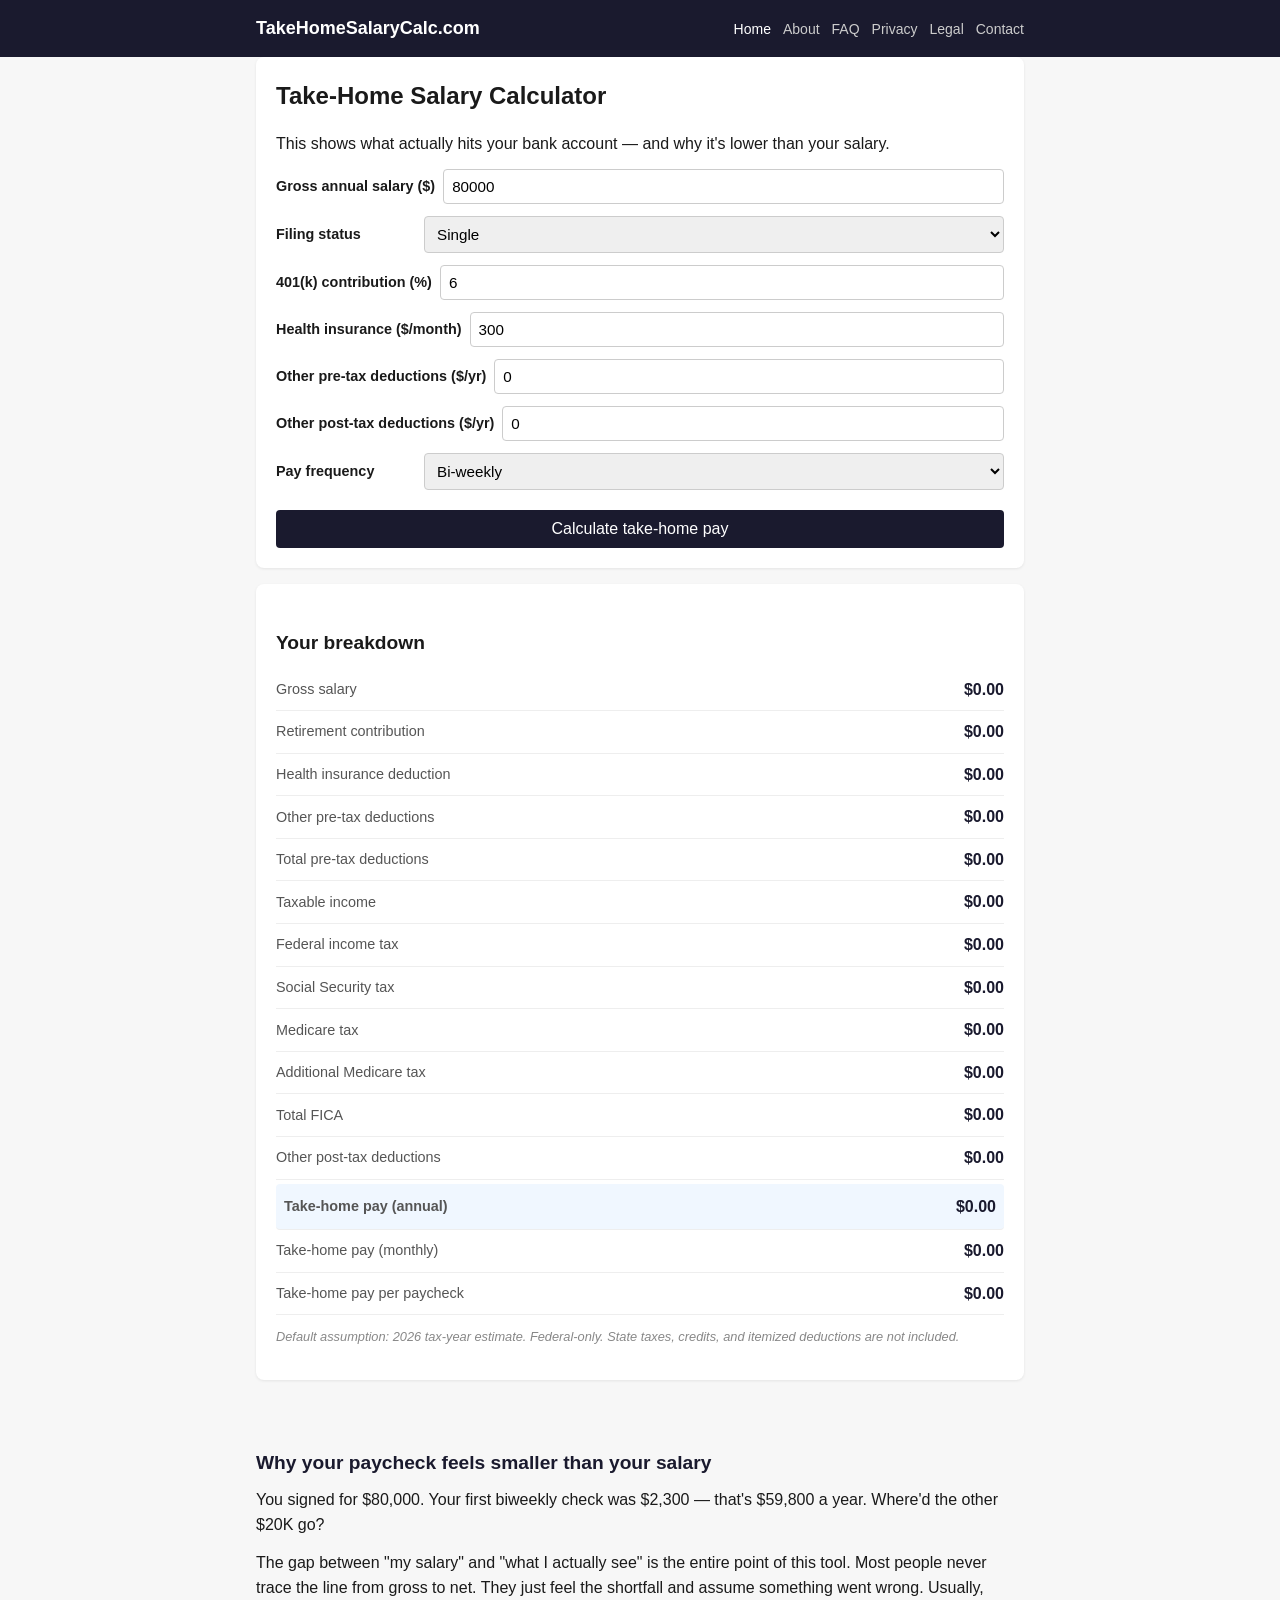
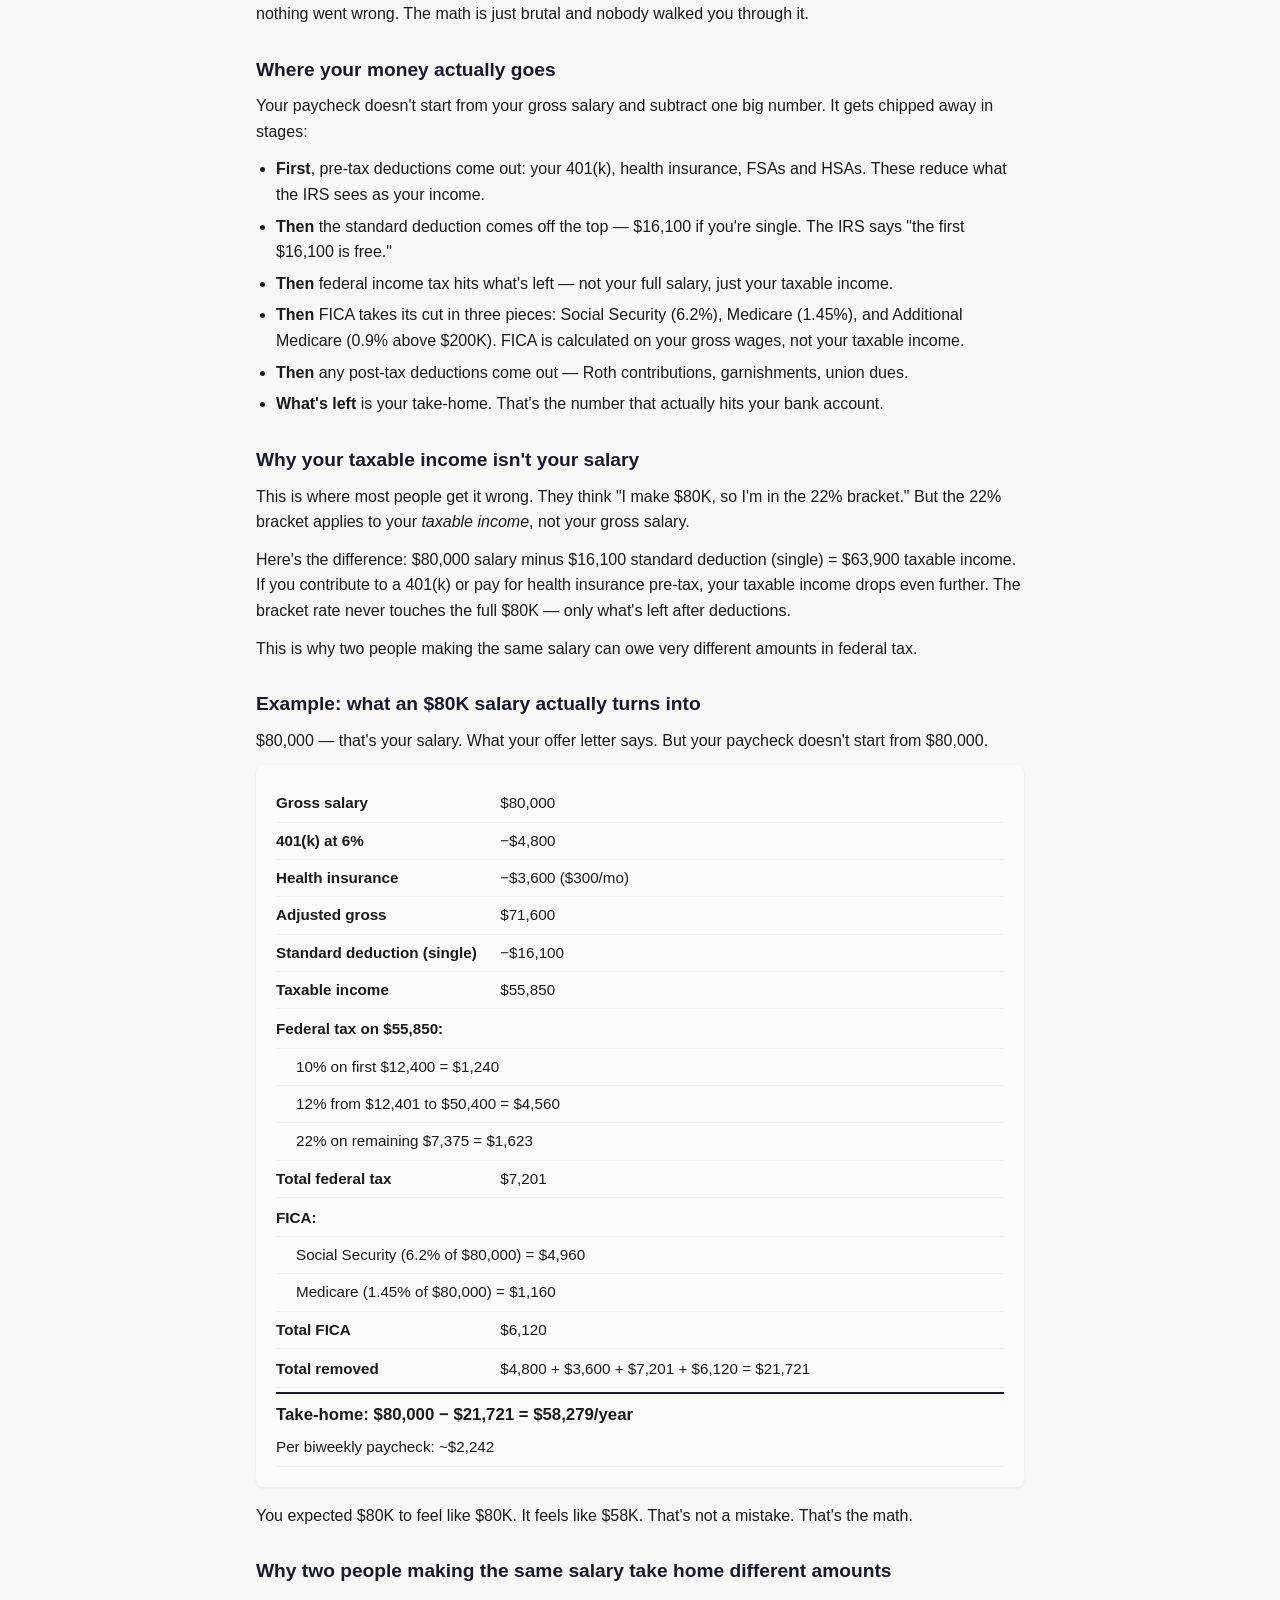
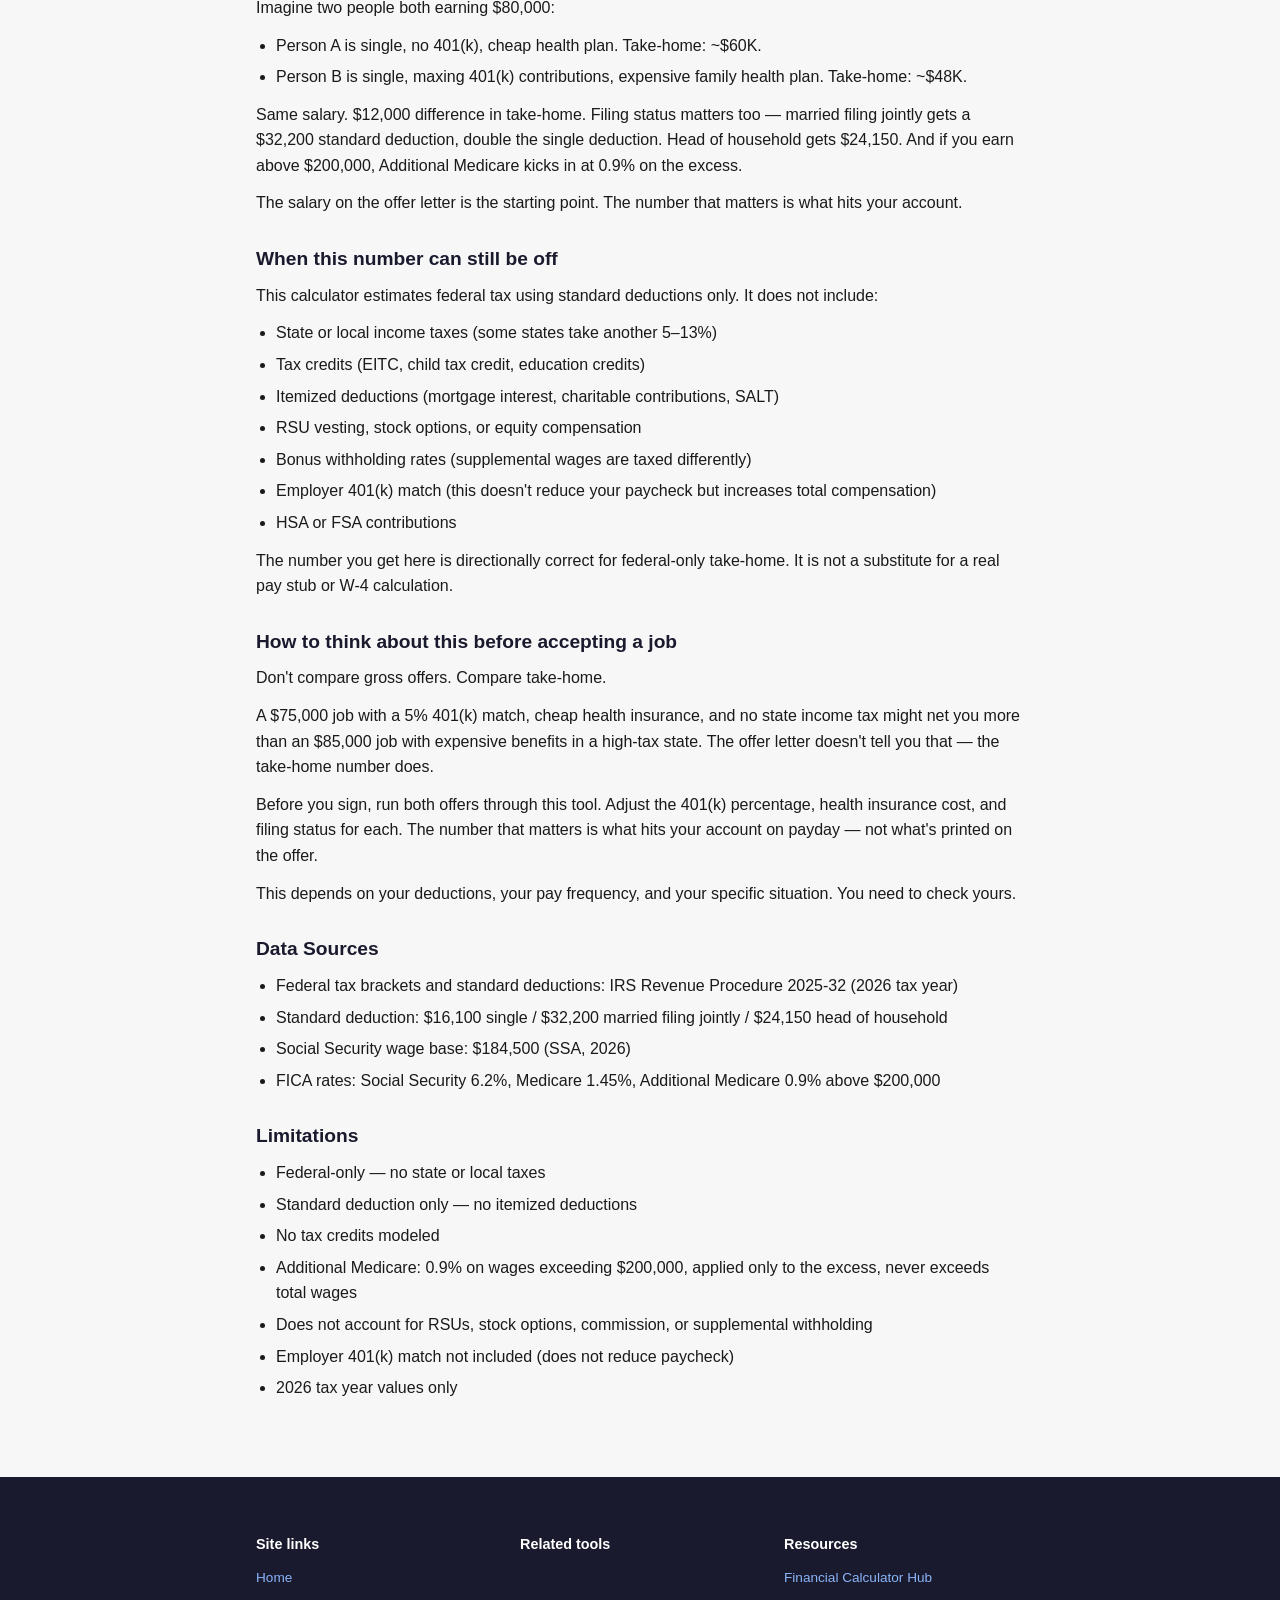
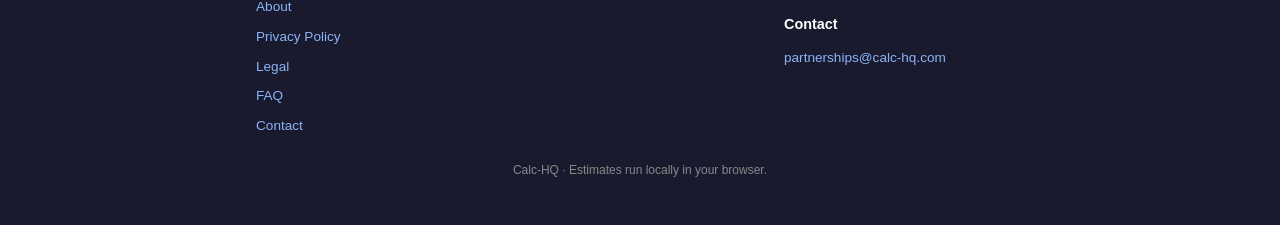
<file: index.html>
<!doctype html>
<html lang="en">
<head>
  <meta charset="utf-8">
  <meta name="viewport" content="width=device-width,initial-scale=1">
  <title>Take-Home Salary Calculator | TakeHomeSalaryCalc.com</title>
  <meta name="description" content="See what actually hits your bank account after federal taxes, FICA, and deductions — and why your paycheck is lower than your salary.">
  <link rel="canonical" href="https://takehomesalarycalc.com/">
  <meta name="robots" content="index,follow">
  <meta name="google-adsense-account" content="ca-pub-7744853829365165">
  <meta property="og:title" content="Take-Home Salary Calculator | TakeHomeSalaryCalc.com">
  <meta property="og:description" content="See what actually hits your bank account after federal taxes, FICA, and deductions.">
  <meta property="og:type" content="website">
  <meta property="og:url" content="https://takehomesalarycalc.com/">
  <meta name="twitter:card" content="summary_large_image">
  <link rel="icon" href="/assets/favicon.svg" type="image/svg+xml">
  <script async src="https://pagead2.googlesyndication.com/pagead/js/adsbygoogle.js?client=ca-pub-7744853829365165" crossorigin="anonymous"></script>
  <link rel="stylesheet" href="styles.css?v=takehome-0502">
<script type="application/ld+json">
{
  "@context":"https://schema.org",
  "@type":"WebApplication",
  "name":"Take-Home Salary Calculator",
  "url":"https://takehomesalarycalc.com/",
  "applicationCategory":"FinanceApplication",
  "operatingSystem":"All",
  "offers":{"@type":"Offer","price":"0","priceCurrency":"USD"},
  "description":"Estimate take-home salary after federal taxes, FICA, and deductions."
}
</script>
</head>
<body>
<header class="site-header">
  <div class="container header-inner">
    <a class="brand" href="/">TakeHomeSalaryCalc.com</a>
    <div data-site-header-nav></div>
  </div>
</header>

<main class="container">
  <div class="adsense-unit" data-active="false" aria-label="Ad slot (inactive)"></div>

  <section class="section-card">
    <h1>Take-Home Salary Calculator</h1>
    <p>This shows what actually hits your bank account — and why it's lower than your salary.</p>
    <form id="salaryForm" class="calc-form">
      <div class="form-row"><label for="grossSalary">Gross annual salary ($)</label><input id="grossSalary" type="number" min="0" step="1000" value="80000" required></div>
      <div class="form-row"><label for="filingStatus">Filing status</label><select id="filingStatus"><option value="single">Single</option><option value="married">Married filing jointly</option><option value="hoh">Head of household</option></select></div>
      <div class="form-row"><label for="retirementPct">401(k) contribution (%)</label><input id="retirementPct" type="number" min="0" max="100" step="0.5" value="6"></div>
      <div class="form-row"><label for="monthlyHealth">Health insurance ($/month)</label><input id="monthlyHealth" type="number" min="0" step="50" value="300"></div>
      <div class="form-row"><label for="otherPretax">Other pre-tax deductions ($/yr)</label><input id="otherPretax" type="number" min="0" step="100" value="0"></div>
      <div class="form-row"><label for="otherPosttax">Other post-tax deductions ($/yr)</label><input id="otherPosttax" type="number" min="0" step="100" value="0"></div>
      <div class="form-row"><label for="payFrequency">Pay frequency</label><select id="payFrequency"><option value="biweekly">Bi-weekly</option><option value="semimonthly">Semi-monthly</option><option value="monthly">Monthly</option><option value="weekly">Weekly</option></select></div>
      <button type="submit">Calculate take-home pay</button>
    </form>
  </section>

  <section class="section-card">
    <h2>Your breakdown</h2>
    <div class="result-box"><span class="result-label">Gross salary</span><span id="grossSalary" class="result-value">$0.00</span></div>
    <div class="result-box"><span class="result-label">Retirement contribution</span><span id="retirementContribution" class="result-value">$0.00</span></div>
    <div class="result-box"><span class="result-label">Health insurance deduction</span><span id="healthInsurance" class="result-value">$0.00</span></div>
    <div class="result-box"><span class="result-label">Other pre-tax deductions</span><span id="otherPretax" class="result-value">$0.00</span></div>
    <div class="result-box"><span class="result-label">Total pre-tax deductions</span><span id="totalPretax" class="result-value">$0.00</span></div>
    <div class="result-box"><span class="result-label">Taxable income</span><span id="taxableIncome" class="result-value">$0.00</span></div>
    <div class="result-box"><span class="result-label">Federal income tax</span><span id="federalTax" class="result-value">$0.00</span></div>
    <div class="result-box"><span class="result-label">Social Security tax</span><span id="socialSecurityTax" class="result-value">$0.00</span></div>
    <div class="result-box"><span class="result-label">Medicare tax</span><span id="medicareTax" class="result-value">$0.00</span></div>
    <div class="result-box"><span class="result-label">Additional Medicare tax</span><span id="additionalMedicareTax" class="result-value">$0.00</span></div>
    <div class="result-box"><span class="result-label">Total FICA</span><span id="totalFica" class="result-value">$0.00</span></div>
    <div class="result-box"><span class="result-label">Other post-tax deductions</span><span id="otherPosttax" class="result-value">$0.00</span></div>
    <div class="result-box highlight"><span class="result-label"><strong>Take-home pay (annual)</strong></span><span id="netAnnual" class="result-value">$0.00</span></div>
    <div class="result-box"><span class="result-label">Take-home pay (monthly)</span><span id="netMonthly" class="result-value">$0.00</span></div>
    <div class="result-box"><span id="perPaycheckLabel" class="result-label">Take-home pay per paycheck</span><span id="netPerPaycheck" class="result-value">$0.00</span></div>
    <p class="notice">Default assumption: <span id="exampleTaxYear">2026 tax-year estimate</span>. Federal-only. State taxes, credits, and itemized deductions are not included.</p>
  </section>

  <div class="adsense-unit" data-active="false" aria-label="Ad slot (inactive)"></div>

  <section class="page-copy">

    <h2>Why your paycheck feels smaller than your salary</h2>
    <p>You signed for $80,000. Your first biweekly check was $2,300 — that's $59,800 a year. Where'd the other $20K go?</p>
    <p>The gap between "my salary" and "what I actually see" is the entire point of this tool. Most people never trace the line from gross to net. They just feel the shortfall and assume something went wrong. Usually, nothing went wrong. The math is just brutal and nobody walked you through it.</p>

    <h2>Where your money actually goes</h2>
    <p>Your paycheck doesn't start from your gross salary and subtract one big number. It gets chipped away in stages:</p>
    <ul>
      <li><strong>First</strong>, pre-tax deductions come out: your 401(k), health insurance, FSAs and HSAs. These reduce what the IRS sees as your income.</li>
      <li><strong>Then</strong> the standard deduction comes off the top — $16,100 if you're single. The IRS says "the first $16,100 is free."</li>
      <li><strong>Then</strong> federal income tax hits what's left — not your full salary, just your taxable income.</li>
      <li><strong>Then</strong> FICA takes its cut in three pieces: Social Security (6.2%), Medicare (1.45%), and Additional Medicare (0.9% above $200K). FICA is calculated on your gross wages, not your taxable income.</li>
      <li><strong>Then</strong> any post-tax deductions come out — Roth contributions, garnishments, union dues.</li>
      <li><strong>What's left</strong> is your take-home. That's the number that actually hits your bank account.</li>
    </ul>

    <h2>Why your taxable income isn't your salary</h2>
    <p>This is where most people get it wrong. They think "I make $80K, so I'm in the 22% bracket." But the 22% bracket applies to your <em>taxable income</em>, not your gross salary.</p>
    <p>Here's the difference: $80,000 salary minus $16,100 standard deduction (single) = $63,900 taxable income. If you contribute to a 401(k) or pay for health insurance pre-tax, your taxable income drops even further. The bracket rate never touches the full $80K — only what's left after deductions.</p>
    <p>This is why two people making the same salary can owe very different amounts in federal tax.</p>

    <h2>Example: what an $80K salary actually turns into</h2>
    <p>$80,000 — that's your salary. What your offer letter says. But your paycheck doesn't start from $80,000.</p>

    <div class="section-card" style="background:#fafafa">
      <div class="breakdown-line"><strong>Gross salary</strong> $80,000</div>
      <div class="breakdown-line"><strong>401(k) at 6%</strong> −$4,800</div>
      <div class="breakdown-line"><strong>Health insurance</strong> −$3,600 ($300/mo)</div>
      <div class="breakdown-line"><strong>Adjusted gross</strong> $71,600</div>
      <div class="breakdown-line"><strong>Standard deduction (single)</strong> −$16,100</div>
      <div class="breakdown-line"><strong>Taxable income</strong> $55,850</div>
      <div class="breakdown-line" style="padding-top:8px"><strong>Federal tax on $55,850:</strong></div>
      <div class="breakdown-line" style="padding-left:20px">10% on first $12,400 = $1,240</div>
      <div class="breakdown-line" style="padding-left:20px">12% from $12,401 to $50,400 = $4,560</div>
      <div class="breakdown-line" style="padding-left:20px">22% on remaining $7,375 = $1,623</div>
      <div class="breakdown-line"><strong>Total federal tax</strong> $7,201</div>
      <div class="breakdown-line" style="padding-top:8px"><strong>FICA:</strong></div>
      <div class="breakdown-line" style="padding-left:20px">Social Security (6.2% of $80,000) = $4,960</div>
      <div class="breakdown-line" style="padding-left:20px">Medicare (1.45% of $80,000) = $1,160</div>
      <div class="breakdown-line"><strong>Total FICA</strong> $6,120</div>
      <div class="breakdown-line" style="padding-top:8px"><strong>Total removed</strong> $4,800 + $3,600 + $7,201 + $6,120 = $21,721</div>
      <div class="breakdown-total">Take-home: $80,000 − $21,721 = $58,279/year</div>
      <div class="breakdown-line">Per biweekly paycheck: ~$2,242</div>
    </div>

    <p>You expected $80K to feel like $80K. It feels like $58K. That's not a mistake. That's the math.</p>

    <h2>Why two people making the same salary take home different amounts</h2>
    <p>Imagine two people both earning $80,000:</p>
    <ul>
      <li>Person A is single, no 401(k), cheap health plan. Take-home: ~$60K.</li>
      <li>Person B is single, maxing 401(k) contributions, expensive family health plan. Take-home: ~$48K.</li>
    </ul>
    <p>Same salary. $12,000 difference in take-home. Filing status matters too — married filing jointly gets a $32,200 standard deduction, double the single deduction. Head of household gets $24,150. And if you earn above $200,000, Additional Medicare kicks in at 0.9% on the excess.</p>
    <p>The salary on the offer letter is the starting point. The number that matters is what hits your account.</p>

    <h2>When this number can still be off</h2>
    <p>This calculator estimates federal tax using standard deductions only. It does not include:</p>
    <ul>
      <li>State or local income taxes (some states take another 5–13%)</li>
      <li>Tax credits (EITC, child tax credit, education credits)</li>
      <li>Itemized deductions (mortgage interest, charitable contributions, SALT)</li>
      <li>RSU vesting, stock options, or equity compensation</li>
      <li>Bonus withholding rates (supplemental wages are taxed differently)</li>
      <li>Employer 401(k) match (this doesn't reduce your paycheck but increases total compensation)</li>
      <li>HSA or FSA contributions</li>
    </ul>
    <p>The number you get here is directionally correct for federal-only take-home. It is not a substitute for a real pay stub or W-4 calculation.</p>

    <h2>How to think about this before accepting a job</h2>
    <p>Don't compare gross offers. Compare take-home.</p>
    <p>A $75,000 job with a 5% 401(k) match, cheap health insurance, and no state income tax might net you more than an $85,000 job with expensive benefits in a high-tax state. The offer letter doesn't tell you that — the take-home number does.</p>
    <p>Before you sign, run both offers through this tool. Adjust the 401(k) percentage, health insurance cost, and filing status for each. The number that matters is what hits your account on payday — not what's printed on the offer.</p>
    <p>This depends on your deductions, your pay frequency, and your specific situation. You need to check yours.</p>

    <h2>Data Sources</h2>
    <ul>
      <li>Federal tax brackets and standard deductions: IRS Revenue Procedure 2025-32 (2026 tax year)</li>
      <li>Standard deduction: $16,100 single / $32,200 married filing jointly / $24,150 head of household</li>
      <li>Social Security wage base: $184,500 (SSA, 2026)</li>
      <li>FICA rates: Social Security 6.2%, Medicare 1.45%, Additional Medicare 0.9% above $200,000</li>
    </ul>

    <h2>Limitations</h2>
    <ul>
      <li>Federal-only — no state or local taxes</li>
      <li>Standard deduction only — no itemized deductions</li>
      <li>No tax credits modeled</li>
      <li>Additional Medicare: 0.9% on wages exceeding $200,000, applied only to the excess, never exceeds total wages</li>
      <li>Does not account for RSUs, stock options, commission, or supplemental withholding</li>
      <li>Employer 401(k) match not included (does not reduce paycheck)</li>
      <li>2026 tax year values only</li>
    </ul>

  </section>

</main>

<footer class="site-footer">
  <div class="container">
    <div id="related-calculators"></div>
    <div id="site-footer"></div>
  </div>
</footer>

<script src="/assets/config.js"></script>
<script src="/assets/network.js"></script>
<script src="/assets/ads.js"></script>
<script src="/assets/app.js"></script>
</body>
</html>
</file>
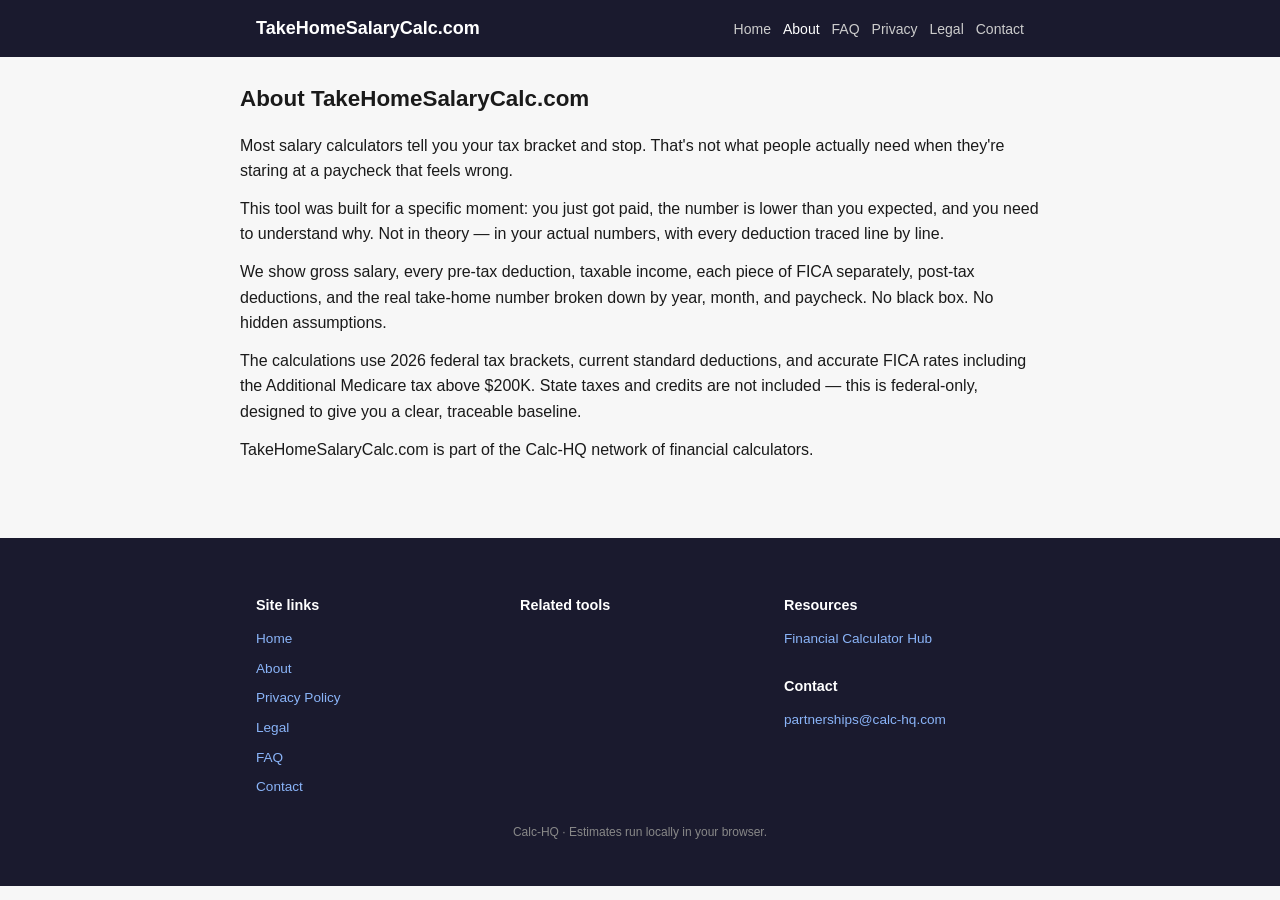
<file: about.html>
<!doctype html>
<html lang="en">
<head>
  <meta charset="utf-8">
  <meta name="viewport" content="width=device-width,initial-scale=1">
  <title>About | TakeHomeSalaryCalc.com</title>
  <meta name="description" content="About TakeHomeSalaryCalc.com — why we built a tool that shows what actually hits your bank account after taxes and deductions.">
  <link rel="canonical" href="https://takehomesalarycalc.com/about.html">
  <meta name="robots" content="index,follow">
  <meta name="google-adsense-account" content="ca-pub-7744853829365165">
  <link rel="icon" href="/assets/favicon.svg" type="image/svg+xml">
  <script async src="https://pagead2.googlesyndication.com/pagead/js/adsbygoogle.js?client=ca-pub-7744853829365165" crossorigin="anonymous"></script>
  <link rel="stylesheet" href="styles.css?v=takehome-0502">
</head>
<body>
<header class="site-header">
  <div class="container header-inner">
    <a class="brand" href="/">TakeHomeSalaryCalc.com</a>
    <div data-site-header-nav></div>
  </div>
</header>
<main class="container page-copy">
  <h1>About TakeHomeSalaryCalc.com</h1>
  <p>Most salary calculators tell you your tax bracket and stop. That's not what people actually need when they're staring at a paycheck that feels wrong.</p>
  <p>This tool was built for a specific moment: you just got paid, the number is lower than you expected, and you need to understand why. Not in theory — in your actual numbers, with every deduction traced line by line.</p>
  <p>We show gross salary, every pre-tax deduction, taxable income, each piece of FICA separately, post-tax deductions, and the real take-home number broken down by year, month, and paycheck. No black box. No hidden assumptions.</p>
  <p>The calculations use 2026 federal tax brackets, current standard deductions, and accurate FICA rates including the Additional Medicare tax above $200K. State taxes and credits are not included — this is federal-only, designed to give you a clear, traceable baseline.</p>
  <p>TakeHomeSalaryCalc.com is part of the Calc-HQ network of financial calculators.</p>
</main>
<footer class="site-footer">
  <div class="container">
    <div id="related-calculators"></div>
    <div id="site-footer"></div>
  </div>
</footer>
<script src="/assets/config.js"></script>
<script src="/assets/network.js"></script>
<script src="/assets/ads.js"></script>
</body>
</html>
</file>
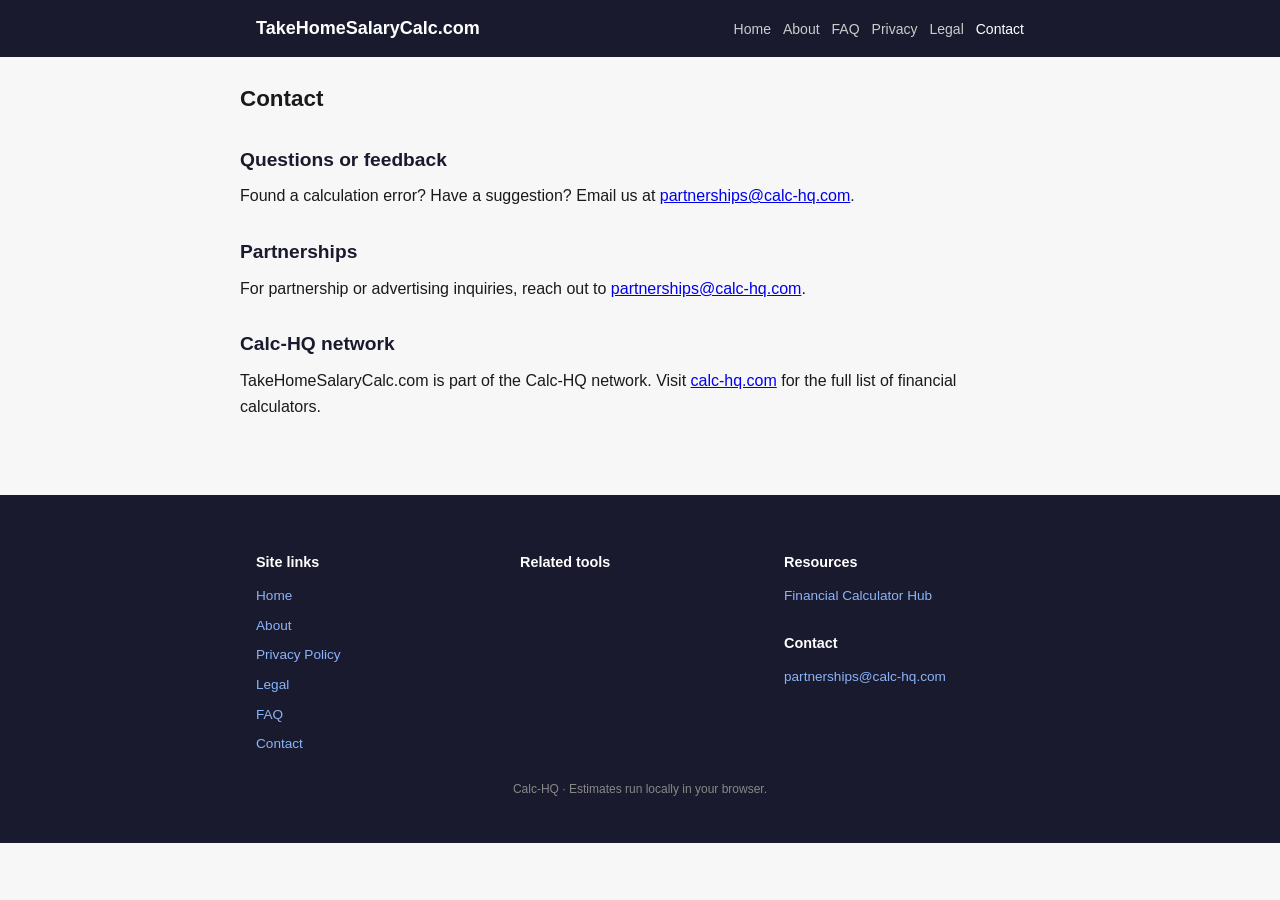
<file: contact.html>
<!doctype html>
<html lang="en">
<head>
  <meta charset="utf-8">
  <meta name="viewport" content="width=device-width,initial-scale=1">
  <title>Contact | TakeHomeSalaryCalc.com</title>
  <meta name="description" content="Contact TakeHomeSalaryCalc.com for questions, feedback, or partnership inquiries.">
  <link rel="canonical" href="https://takehomesalarycalc.com/contact.html">
  <meta name="robots" content="index,follow">
  <meta name="google-adsense-account" content="ca-pub-7744853829365165">
  <link rel="icon" href="/assets/favicon.svg" type="image/svg+xml">
  <script async src="https://pagead2.googlesyndication.com/pagead/js/adsbygoogle.js?client=ca-pub-7744853829365165" crossorigin="anonymous"></script>
  <link rel="stylesheet" href="styles.css?v=takehome-0502">
</head>
<body>
<header class="site-header">
  <div class="container header-inner">
    <a class="brand" href="/">TakeHomeSalaryCalc.com</a>
    <div data-site-header-nav></div>
  </div>
</header>
<main class="container page-copy">
  <h1>Contact</h1>
  <h2>Questions or feedback</h2>
  <p>Found a calculation error? Have a suggestion? Email us at <a href="mailto:partnerships@calc-hq.com">partnerships@calc-hq.com</a>.</p>
  <h2>Partnerships</h2>
  <p>For partnership or advertising inquiries, reach out to <a href="mailto:partnerships@calc-hq.com">partnerships@calc-hq.com</a>.</p>
  <h2>Calc-HQ network</h2>
  <p>TakeHomeSalaryCalc.com is part of the Calc-HQ network. Visit <a href="https://calc-hq.com" target="_blank" rel="noopener">calc-hq.com</a> for the full list of financial calculators.</p>
</main>
<footer class="site-footer">
  <div class="container">
    <div id="related-calculators"></div>
    <div id="site-footer"></div>
  </div>
</footer>
<script src="/assets/config.js"></script>
<script src="/assets/network.js"></script>
<script src="/assets/ads.js"></script>
</body>
</html>
</file>
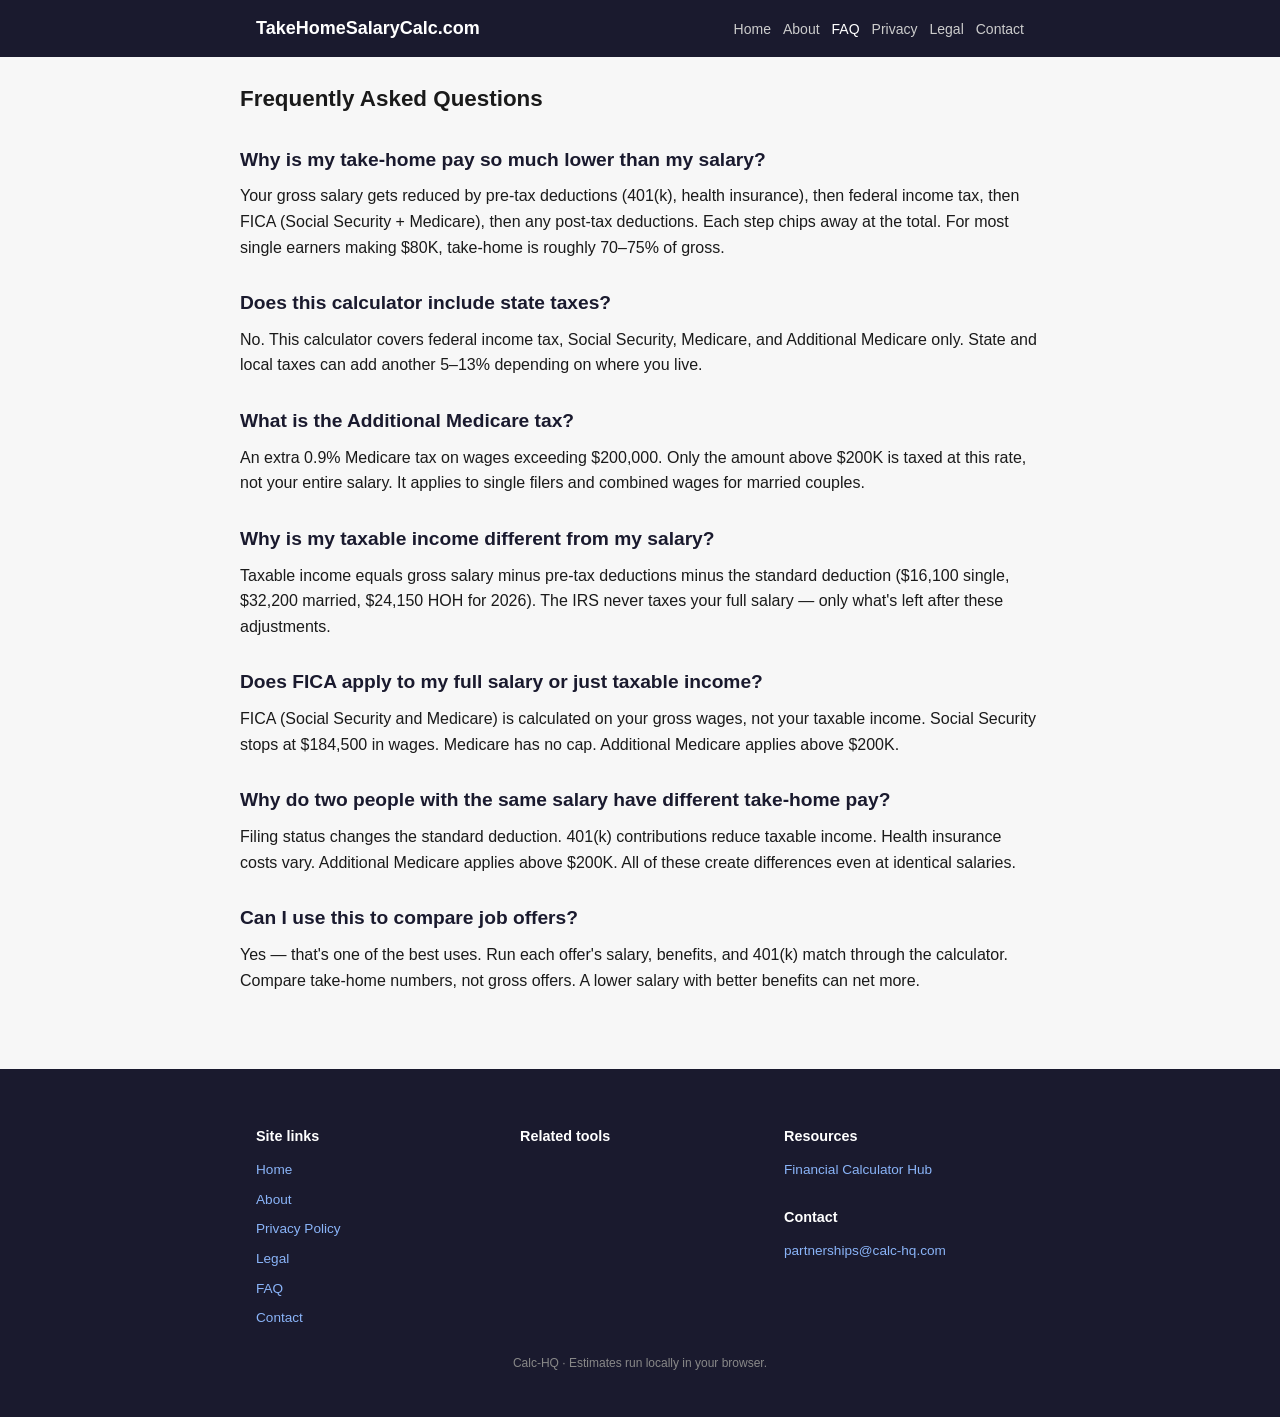
<file: faq.html>
<!doctype html>
<html lang="en">
<head>
  <meta charset="utf-8">
  <meta name="viewport" content="width=device-width,initial-scale=1">
  <title>FAQ | TakeHomeSalaryCalc.com</title>
  <meta name="description" content="Common questions about take-home salary, federal tax withholding, FICA, and why your paycheck is lower than your gross salary.">
  <link rel="canonical" href="https://takehomesalarycalc.com/faq.html">
  <meta name="robots" content="index,follow">
  <meta name="google-adsense-account" content="ca-pub-7744853829365165">
  <link rel="icon" href="/assets/favicon.svg" type="image/svg+xml">
  <script async src="https://pagead2.googlesyndication.com/pagead/js/adsbygoogle.js?client=ca-pub-7744853829365165" crossorigin="anonymous"></script>
  <link rel="stylesheet" href="styles.css?v=takehome-0502">
<script type="application/ld+json">
{
  "@context":"https://schema.org",
  "@type":"FAQPage",
  "mainEntity":[
    {"@type":"Question","name":"Why is my take-home pay so much lower than my salary?","acceptedAnswer":{"@type":"Answer","text":"Your gross salary gets reduced by pre-tax deductions (401k, health insurance), then federal income tax, then FICA (Social Security + Medicare), then any post-tax deductions. Each step chips away at the total. For most single earners making $80K, take-home is roughly 70-75% of gross."}},
    {"@type":"Question","name":"Does this calculator include state taxes?","acceptedAnswer":{"@type":"Answer","text":"No. This calculator covers federal income tax, Social Security, Medicare, and Additional Medicare only. State and local taxes can add another 5-13% depending on where you live."}},
    {"@type":"Question","name":"What is the Additional Medicare tax?","acceptedAnswer":{"@type":"Answer","text":"An extra 0.9% Medicare tax on wages exceeding $200,000. Only the amount above $200K is taxed at this rate, not your entire salary. It applies to single filers and combined wages for married couples."}},
    {"@type":"Question","name":"Why is my taxable income different from my salary?","acceptedAnswer":{"@type":"Answer","text":"Taxable income equals gross salary minus pre-tax deductions minus the standard deduction ($16,100 single, $32,200 married, $24,150 HOH for 2026). The IRS never taxes your full salary — only what's left after these adjustments."}},
    {"@type":"Question","name":"Does FICA apply to my full salary or just taxable income?","acceptedAnswer":{"@type":"Answer","text":"FICA (Social Security and Medicare) is calculated on your gross wages, not your taxable income. Social Security stops at $184,500 in wages. Medicare has no cap. Additional Medicare applies above $200K."}},
    {"@type":"Question","name":"Why do two people with the same salary have different take-home pay?","acceptedAnswer":{"@type":"Answer","text":"Filing status changes the standard deduction. 401(k) contributions reduce taxable income. Health insurance costs vary. Additional Medicare applies above $200K. All of these create differences even at identical salaries."}},
    {"@type":"Question","name":"Can I use this to compare job offers?","acceptedAnswer":{"@type":"Answer","text":"Yes — that's one of the best uses. Run each offer's salary, benefits, and 401(k) match through the calculator. Compare take-home numbers, not gross offers. A lower salary with better benefits can net more."}}
  ]
}
</script>
</head>
<body>
<header class="site-header">
  <div class="container header-inner">
    <a class="brand" href="/">TakeHomeSalaryCalc.com</a>
    <div data-site-header-nav></div>
  </div>
</header>
<main class="container page-copy">
  <h1>Frequently Asked Questions</h1>

  <h2>Why is my take-home pay so much lower than my salary?</h2>
  <p>Your gross salary gets reduced by pre-tax deductions (401(k), health insurance), then federal income tax, then FICA (Social Security + Medicare), then any post-tax deductions. Each step chips away at the total. For most single earners making $80K, take-home is roughly 70–75% of gross.</p>

  <h2>Does this calculator include state taxes?</h2>
  <p>No. This calculator covers federal income tax, Social Security, Medicare, and Additional Medicare only. State and local taxes can add another 5–13% depending on where you live.</p>

  <h2>What is the Additional Medicare tax?</h2>
  <p>An extra 0.9% Medicare tax on wages exceeding $200,000. Only the amount above $200K is taxed at this rate, not your entire salary. It applies to single filers and combined wages for married couples.</p>

  <h2>Why is my taxable income different from my salary?</h2>
  <p>Taxable income equals gross salary minus pre-tax deductions minus the standard deduction ($16,100 single, $32,200 married, $24,150 HOH for 2026). The IRS never taxes your full salary — only what's left after these adjustments.</p>

  <h2>Does FICA apply to my full salary or just taxable income?</h2>
  <p>FICA (Social Security and Medicare) is calculated on your gross wages, not your taxable income. Social Security stops at $184,500 in wages. Medicare has no cap. Additional Medicare applies above $200K.</p>

  <h2>Why do two people with the same salary have different take-home pay?</h2>
  <p>Filing status changes the standard deduction. 401(k) contributions reduce taxable income. Health insurance costs vary. Additional Medicare applies above $200K. All of these create differences even at identical salaries.</p>

  <h2>Can I use this to compare job offers?</h2>
  <p>Yes — that's one of the best uses. Run each offer's salary, benefits, and 401(k) match through the calculator. Compare take-home numbers, not gross offers. A lower salary with better benefits can net more.</p>

</main>
<footer class="site-footer">
  <div class="container">
    <div id="related-calculators"></div>
    <div id="site-footer"></div>
  </div>
</footer>
<script src="/assets/config.js"></script>
<script src="/assets/network.js"></script>
<script src="/assets/ads.js"></script>
</body>
</html>
</file>
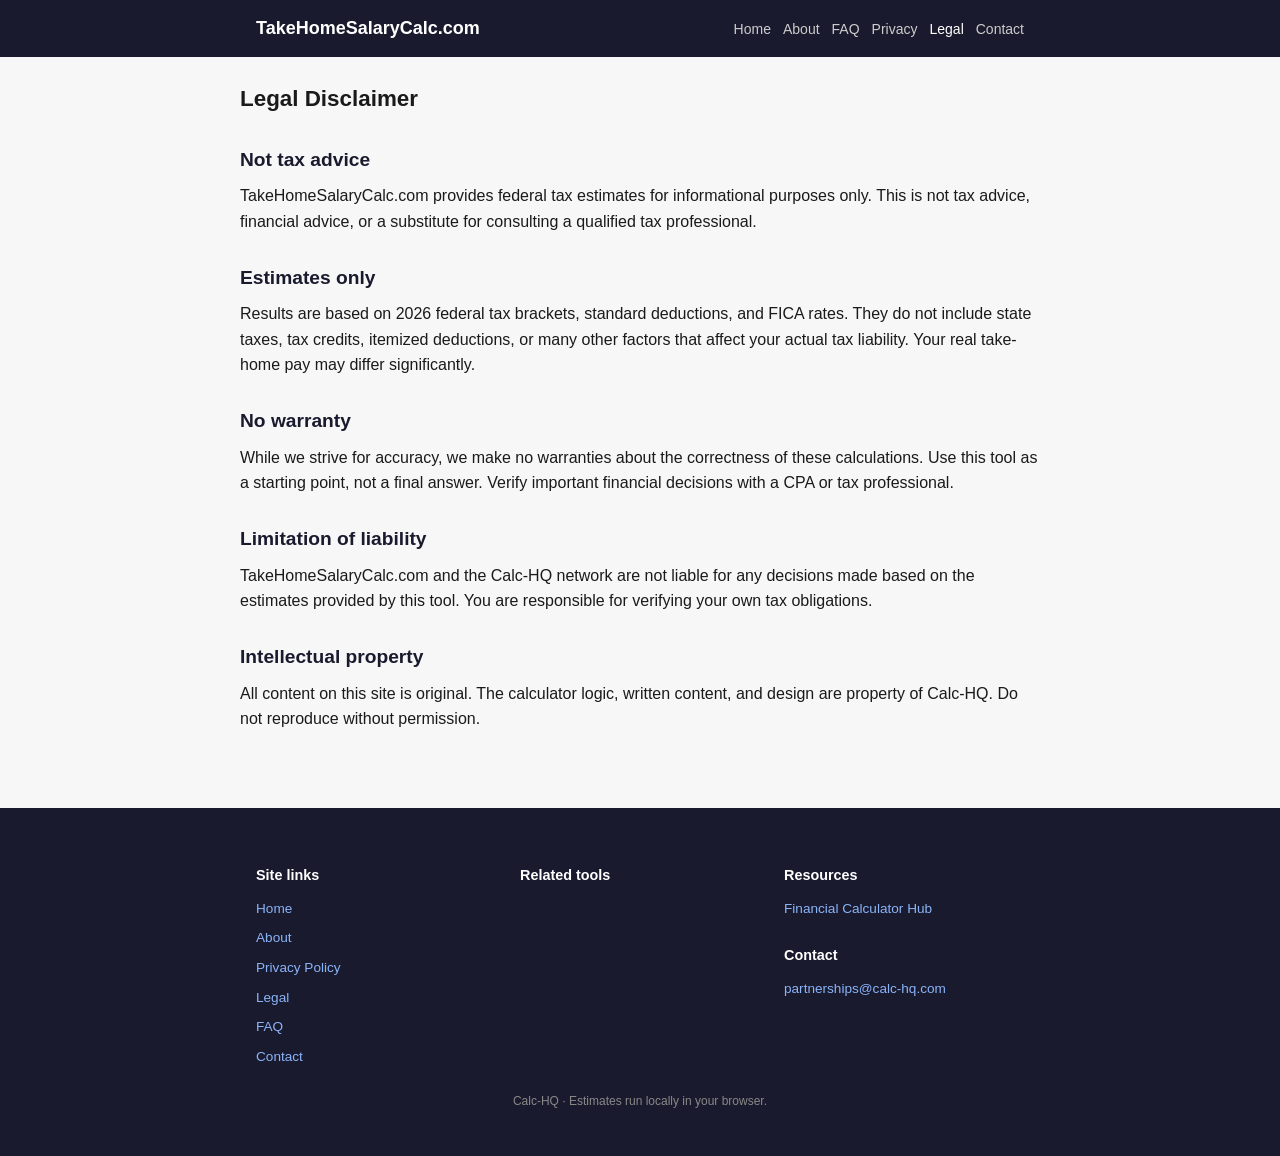
<file: legal.html>
<!doctype html>
<html lang="en">
<head>
  <meta charset="utf-8">
  <meta name="viewport" content="width=device-width,initial-scale=1">
  <title>Legal Disclaimer | TakeHomeSalaryCalc.com</title>
  <meta name="description" content="Legal disclaimer for TakeHomeSalaryCalc.com. This tool provides estimates only and is not tax advice.">
  <link rel="canonical" href="https://takehomesalarycalc.com/legal.html">
  <meta name="robots" content="index,follow">
  <meta name="google-adsense-account" content="ca-pub-7744853829365165">
  <link rel="icon" href="/assets/favicon.svg" type="image/svg+xml">
  <script async src="https://pagead2.googlesyndication.com/pagead/js/adsbygoogle.js?client=ca-pub-7744853829365165" crossorigin="anonymous"></script>
  <link rel="stylesheet" href="styles.css?v=takehome-0502">
</head>
<body>
<header class="site-header">
  <div class="container header-inner">
    <a class="brand" href="/">TakeHomeSalaryCalc.com</a>
    <div data-site-header-nav></div>
  </div>
</header>
<main class="container page-copy">
  <h1>Legal Disclaimer</h1>
  <h2>Not tax advice</h2>
  <p>TakeHomeSalaryCalc.com provides federal tax estimates for informational purposes only. This is not tax advice, financial advice, or a substitute for consulting a qualified tax professional.</p>
  <h2>Estimates only</h2>
  <p>Results are based on 2026 federal tax brackets, standard deductions, and FICA rates. They do not include state taxes, tax credits, itemized deductions, or many other factors that affect your actual tax liability. Your real take-home pay may differ significantly.</p>
  <h2>No warranty</h2>
  <p>While we strive for accuracy, we make no warranties about the correctness of these calculations. Use this tool as a starting point, not a final answer. Verify important financial decisions with a CPA or tax professional.</p>
  <h2>Limitation of liability</h2>
  <p>TakeHomeSalaryCalc.com and the Calc-HQ network are not liable for any decisions made based on the estimates provided by this tool. You are responsible for verifying your own tax obligations.</p>
  <h2>Intellectual property</h2>
  <p>All content on this site is original. The calculator logic, written content, and design are property of Calc-HQ. Do not reproduce without permission.</p>
</main>
<footer class="site-footer">
  <div class="container">
    <div id="related-calculators"></div>
    <div id="site-footer"></div>
  </div>
</footer>
<script src="/assets/config.js"></script>
<script src="/assets/network.js"></script>
<script src="/assets/ads.js"></script>
</body>
</html>
</file>
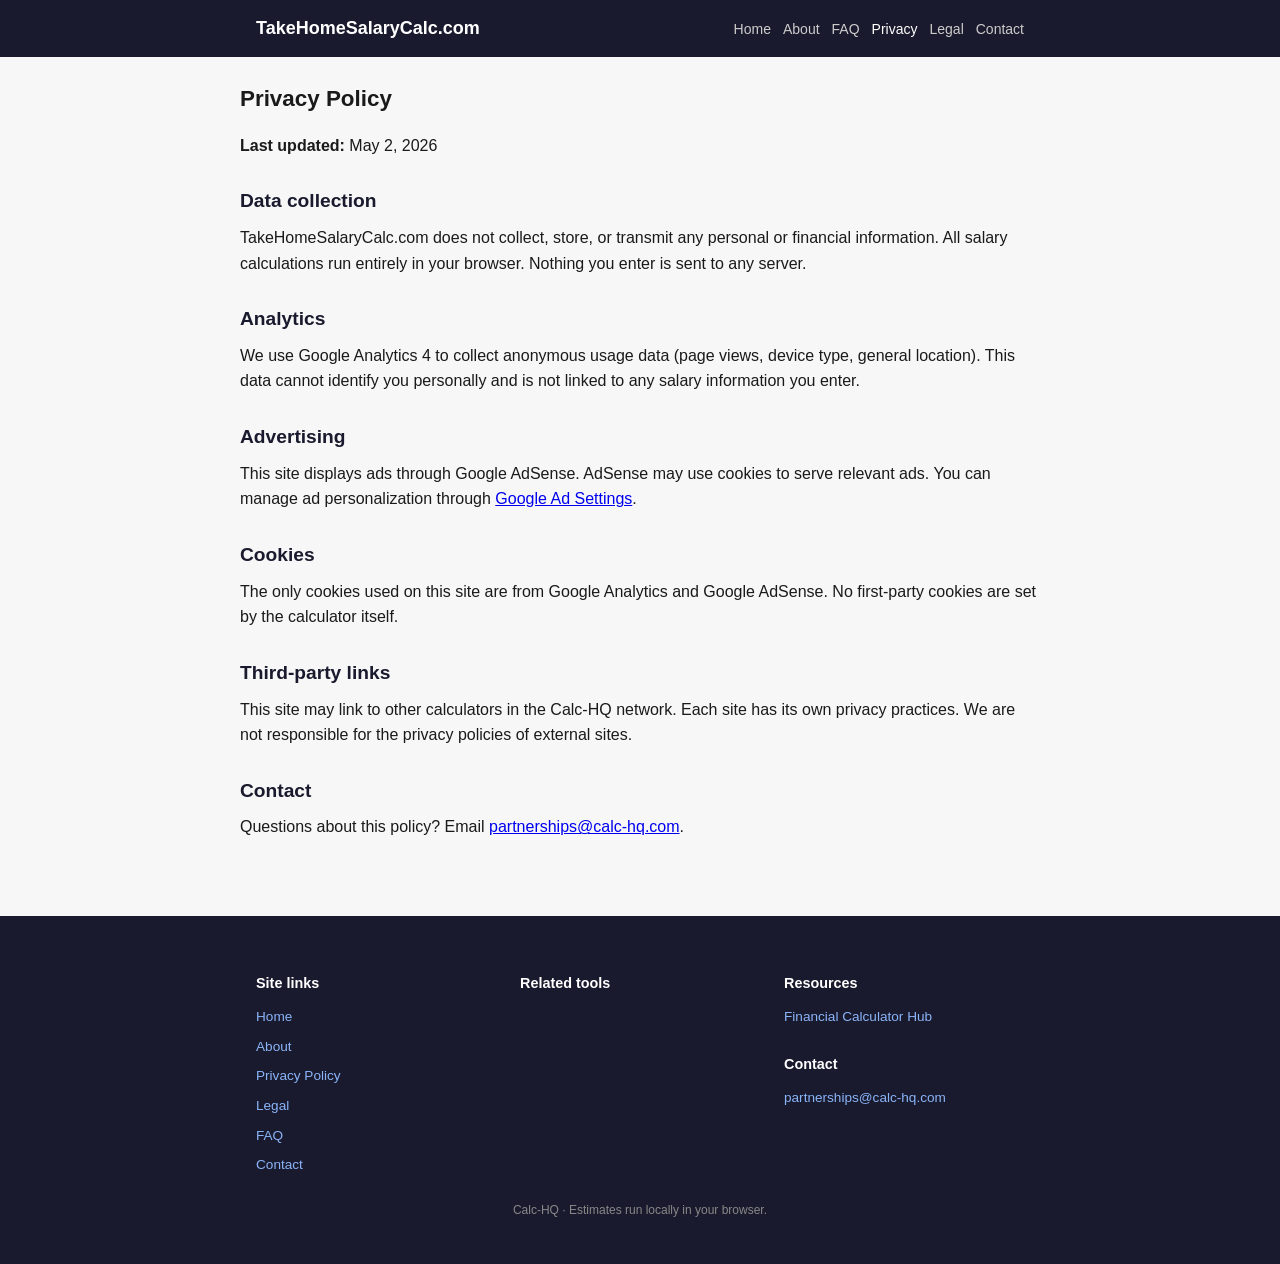
<file: privacy.html>
<!doctype html>
<html lang="en">
<head>
  <meta charset="utf-8">
  <meta name="viewport" content="width=device-width,initial-scale=1">
  <title>Privacy Policy | TakeHomeSalaryCalc.com</title>
  <meta name="description" content="Privacy policy for TakeHomeSalaryCalc.com. All calculations run locally in your browser. No salary data is collected or transmitted.">
  <link rel="canonical" href="https://takehomesalarycalc.com/privacy.html">
  <meta name="robots" content="index,follow">
  <meta name="google-adsense-account" content="ca-pub-7744853829365165">
  <link rel="icon" href="/assets/favicon.svg" type="image/svg+xml">
  <script async src="https://pagead2.googlesyndication.com/pagead/js/adsbygoogle.js?client=ca-pub-7744853829365165" crossorigin="anonymous"></script>
  <link rel="stylesheet" href="styles.css?v=takehome-0502">
</head>
<body>
<header class="site-header">
  <div class="container header-inner">
    <a class="brand" href="/">TakeHomeSalaryCalc.com</a>
    <div data-site-header-nav></div>
  </div>
</header>
<main class="container page-copy">
  <h1>Privacy Policy</h1>
  <p><strong>Last updated:</strong> May 2, 2026</p>
  <h2>Data collection</h2>
  <p>TakeHomeSalaryCalc.com does not collect, store, or transmit any personal or financial information. All salary calculations run entirely in your browser. Nothing you enter is sent to any server.</p>
  <h2>Analytics</h2>
  <p>We use Google Analytics 4 to collect anonymous usage data (page views, device type, general location). This data cannot identify you personally and is not linked to any salary information you enter.</p>
  <h2>Advertising</h2>
  <p>This site displays ads through Google AdSense. AdSense may use cookies to serve relevant ads. You can manage ad personalization through <a href="https://adssettings.google.com" target="_blank" rel="noopener">Google Ad Settings</a>.</p>
  <h2>Cookies</h2>
  <p>The only cookies used on this site are from Google Analytics and Google AdSense. No first-party cookies are set by the calculator itself.</p>
  <h2>Third-party links</h2>
  <p>This site may link to other calculators in the Calc-HQ network. Each site has its own privacy practices. We are not responsible for the privacy policies of external sites.</p>
  <h2>Contact</h2>
  <p>Questions about this policy? Email <a href="mailto:partnerships@calc-hq.com">partnerships@calc-hq.com</a>.</p>
</main>
<footer class="site-footer">
  <div class="container">
    <div id="related-calculators"></div>
    <div id="site-footer"></div>
  </div>
</footer>
<script src="/assets/config.js"></script>
<script src="/assets/network.js"></script>
<script src="/assets/ads.js"></script>
</body>
</html>
</file>
<file: styles.css>
/* TakeHomeSalaryCalc.com — locked framework CSS */
*,*::before,*::after{box-sizing:border-box;margin:0;padding:0}
body{font-family:-apple-system,BlinkMacSystemFont,"Segoe UI",Roboto,Oxygen,Ubuntu,sans-serif;color:#1a1a1a;background:#f7f7f7;overflow-x:hidden;padding-bottom:env(safe-area-inset-bottom,0);line-height:1.6}
.wrap,.container{max-width:800px;margin:0 auto;padding:0 16px}

/* Header */
.site-header{background:#1a1a2e;color:#fff;padding:14px 0}
.header-inner{display:flex;align-items:center;justify-content:space-between;flex-wrap:wrap;gap:8px}
.brand{color:#fff;text-decoration:none;font-size:18px;font-weight:700}
.header-nav a{color:#ccc;text-decoration:none;font-size:14px;margin-left:12px}
.header-nav a.active,.header-nav a:hover{color:#fff}

/* Mobile stacking */
@media(max-width:600px){
  .header-inner{flex-direction:column;align-items:flex-start}
  .header-nav a{margin-left:0;margin-right:12px;font-size:14px}
  .header-nav{padding-top:6px}
}

/* Ad collapse */
.adsense-unit{height:0;overflow:hidden;margin:0}
.adsense-unit.active{height:auto;overflow:visible;margin:16px 0}

/* Main */
main{padding:24px 0}
h1{font-size:1.5rem;margin-bottom:16px}
h2{font-size:1.2rem;margin:24px 0 10px}
p{margin-bottom:12px}
.section-card{background:#fff;border-radius:8px;padding:20px;margin-bottom:16px;box-shadow:0 1px 3px rgba(0,0,0,.08)}

/* Calculator form */
.calc-form{display:grid;gap:12px}
.form-row{display:flex;flex-wrap:wrap;align-items:center;gap:8px}
.form-row label{min-width:140px;font-weight:600;font-size:.9rem}
.form-row input,.form-row select{flex:1;min-width:120px;padding:8px;border:1px solid #ccc;border-radius:4px;font-size:.95rem}
button[type=submit]{background:#1a1a2e;color:#fff;border:none;padding:10px 24px;border-radius:4px;cursor:pointer;font-size:1rem;margin-top:8px}
button[type=submit]:hover{background:#2a2a4e}

/* Results */
.result-box{display:flex;justify-content:space-between;align-items:center;padding:8px 0;border-bottom:1px solid #eee}
.result-box:last-child{border-bottom:none}
.result-label{font-size:.9rem;color:#555}
.result-value{font-weight:700;font-size:1rem;color:#1a1a2e}
.result-box.highlight{background:#f0f7ff;border-radius:4px;padding:10px 8px;margin-top:4px}
.notice{font-size:.8rem;color:#888;margin-top:12px;font-style:italic}

/* Authority content */
.page-copy h2{margin-top:28px;margin-bottom:8px;color:#1a1a2e}
.page-copy ul,.page-copy ol{margin:8px 0 12px 20px}
.page-copy li{margin-bottom:6px}
.breakdown-line{padding:6px 0;border-bottom:1px solid #f0f0f0;font-size:.95rem}
.breakdown-line strong{display:inline-block;min-width:220px}
.breakdown-total{font-weight:700;font-size:1.05rem;padding-top:8px;border-top:2px solid #1a1a2e;margin-top:4px}

/* Footer */
.site-footer{background:#1a1a2e;color:#ccc;padding:32px 0;margin-top:40px}
.footer-grid{display:grid;grid-template-columns:repeat(auto-fit,minmax(180px,1fr));gap:24px;margin-bottom:20px}
.site-footer h2{color:#fff;font-size:.9rem;margin-bottom:8px}
.site-footer a{color:#8ab4f8;text-decoration:none;font-size:.85rem}
.site-footer ul{list-style:none;padding:0}
.site-footer li{margin-bottom:4px}
.footer-meta{font-size:.75rem;color:#888;text-align:center;margin-top:16px}
.footer-nav-links a{color:#8ab4f8}

/* Page-copy support pages */
.page-copy{padding:24px 0}
.page-copy h1{font-size:1.4rem;margin-bottom:16px}

/* Related calculators */
#related-calculators{padding:8px 0;font-size:.9rem}
#related-calculators a{color:#1a1a2e;text-decoration:none;font-weight:500}
#related-calculators a:hover{text-decoration:underline}
</file>
